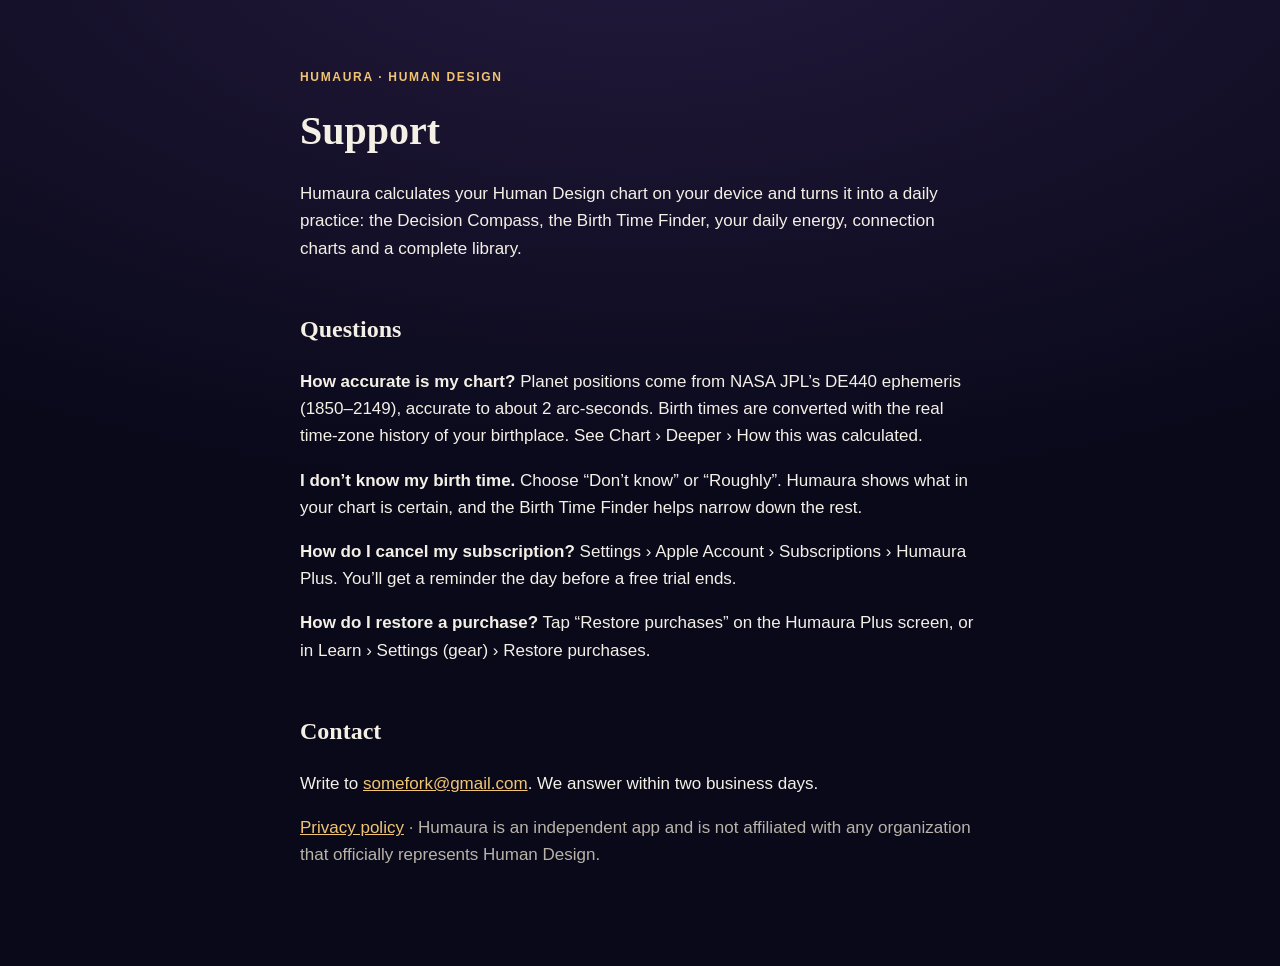
<file: index.html>
<!doctype html><html lang="en"><head><meta charset="utf-8"><meta name="viewport" content="width=device-width,initial-scale=1">
<title>Humaura — Support</title><link rel="stylesheet" href="style.css"></head><body><main>
<p class="eyebrow">Humaura · Human Design</p><h1>Support</h1>
<p>Humaura calculates your Human Design chart on your device and turns it into a daily practice: the Decision Compass, the Birth Time Finder, your daily energy, connection charts and a complete library.</p>
<h2>Questions</h2>
<p><strong>How accurate is my chart?</strong> Planet positions come from NASA JPL’s DE440 ephemeris (1850–2149), accurate to about 2 arc-seconds. Birth times are converted with the real time-zone history of your birthplace. See Chart › Deeper › How this was calculated.</p>
<p><strong>I don’t know my birth time.</strong> Choose “Don’t know” or “Roughly”. Humaura shows what in your chart is certain, and the Birth Time Finder helps narrow down the rest.</p>
<p><strong>How do I cancel my subscription?</strong> Settings › Apple Account › Subscriptions › Humaura Plus. You’ll get a reminder the day before a free trial ends.</p>
<p><strong>How do I restore a purchase?</strong> Tap “Restore purchases” on the Humaura Plus screen, or in Learn › Settings (gear) › Restore purchases.</p>
<h2>Contact</h2><p>Write to <a href="mailto:somefork@gmail.com">somefork@gmail.com</a>. We answer within two business days.</p>
<p class="muted"><a href="privacy.html">Privacy policy</a> · Humaura is an independent app and is not affiliated with any organization that officially represents Human Design.</p>
</main></body></html>
</file>
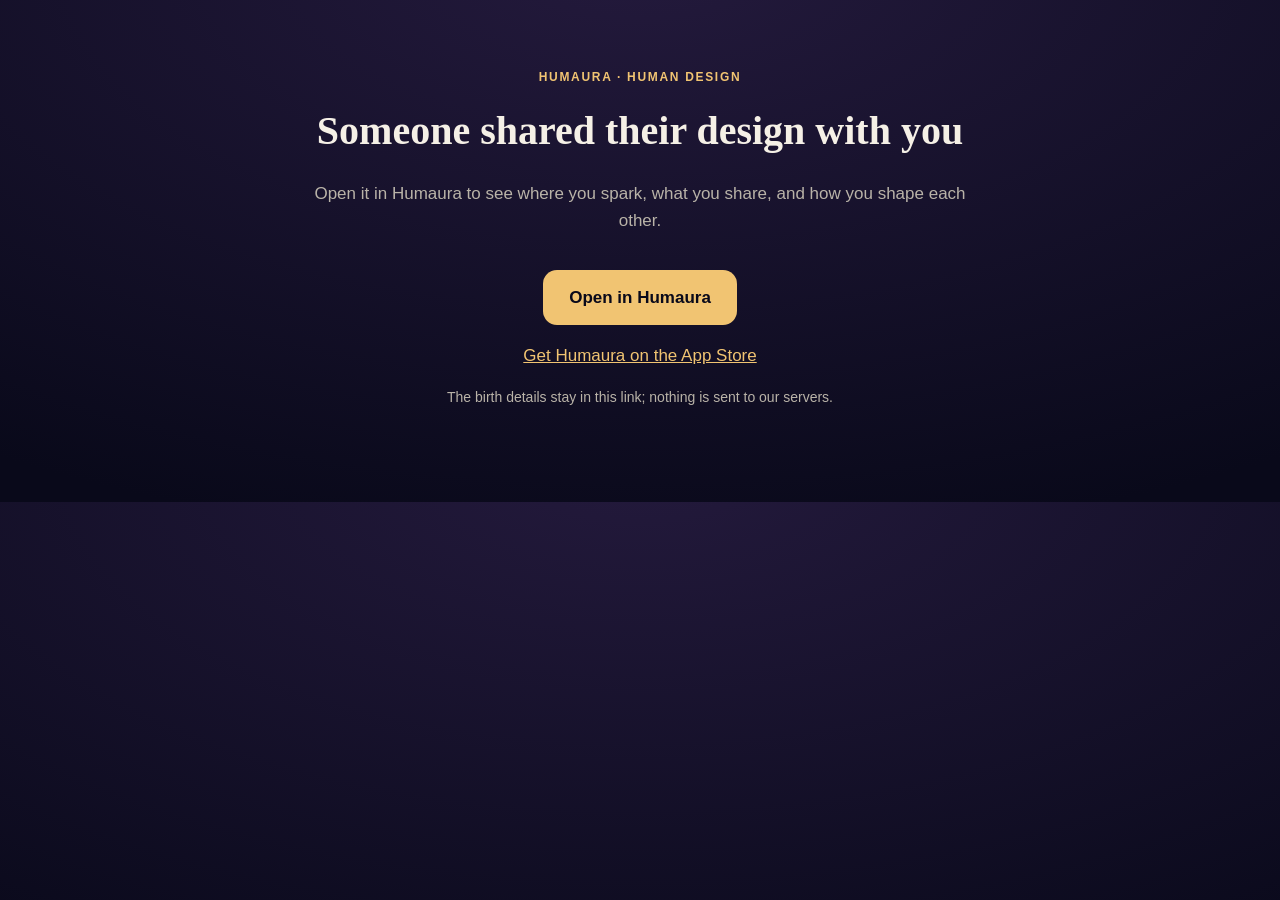
<file: add.html>
<!doctype html><html lang="en"><head><meta charset="utf-8"><meta name="viewport" content="width=device-width,initial-scale=1">
<title>Compare your design — Humaura</title><link rel="stylesheet" href="style.css"></head><body><main style="text-align:center">
<p class="eyebrow">Humaura · Human Design</p>
<h1 id="t">Someone shared their design with you</h1>
<p class="muted">Open it in Humaura to see where you spark, what you share, and how you shape each other.</p>
<p><a id="open" href="#" style="display:inline-block;margin-top:18px;padding:14px 26px;border-radius:14px;background:#f1c472;color:#09091a;text-decoration:none;font-weight:600">Open in Humaura</a></p>
<p><a id="store" href="https://apps.apple.com/app/apple-store/id6816444627?pt=119063627&ct=share&mt=8">Get Humaura on the App Store</a></p>
<p class="muted" style="font-size:14px">The birth details stay in this link; nothing is sent to our servers.</p>
<script>
  // Data rides in the fragment (after #), which browsers never send to the server.
  var q = location.hash.slice(1), p = new URLSearchParams(q), n = p.get('n');
  if (n) document.getElementById('t').textContent = n + ' shared their design with you';
  var app = 'humaura://person?' + q;
  document.getElementById('open').href = app;
  if (q) setTimeout(function () { location.href = app; }, 300);
</script>
</main></body></html>
</file>
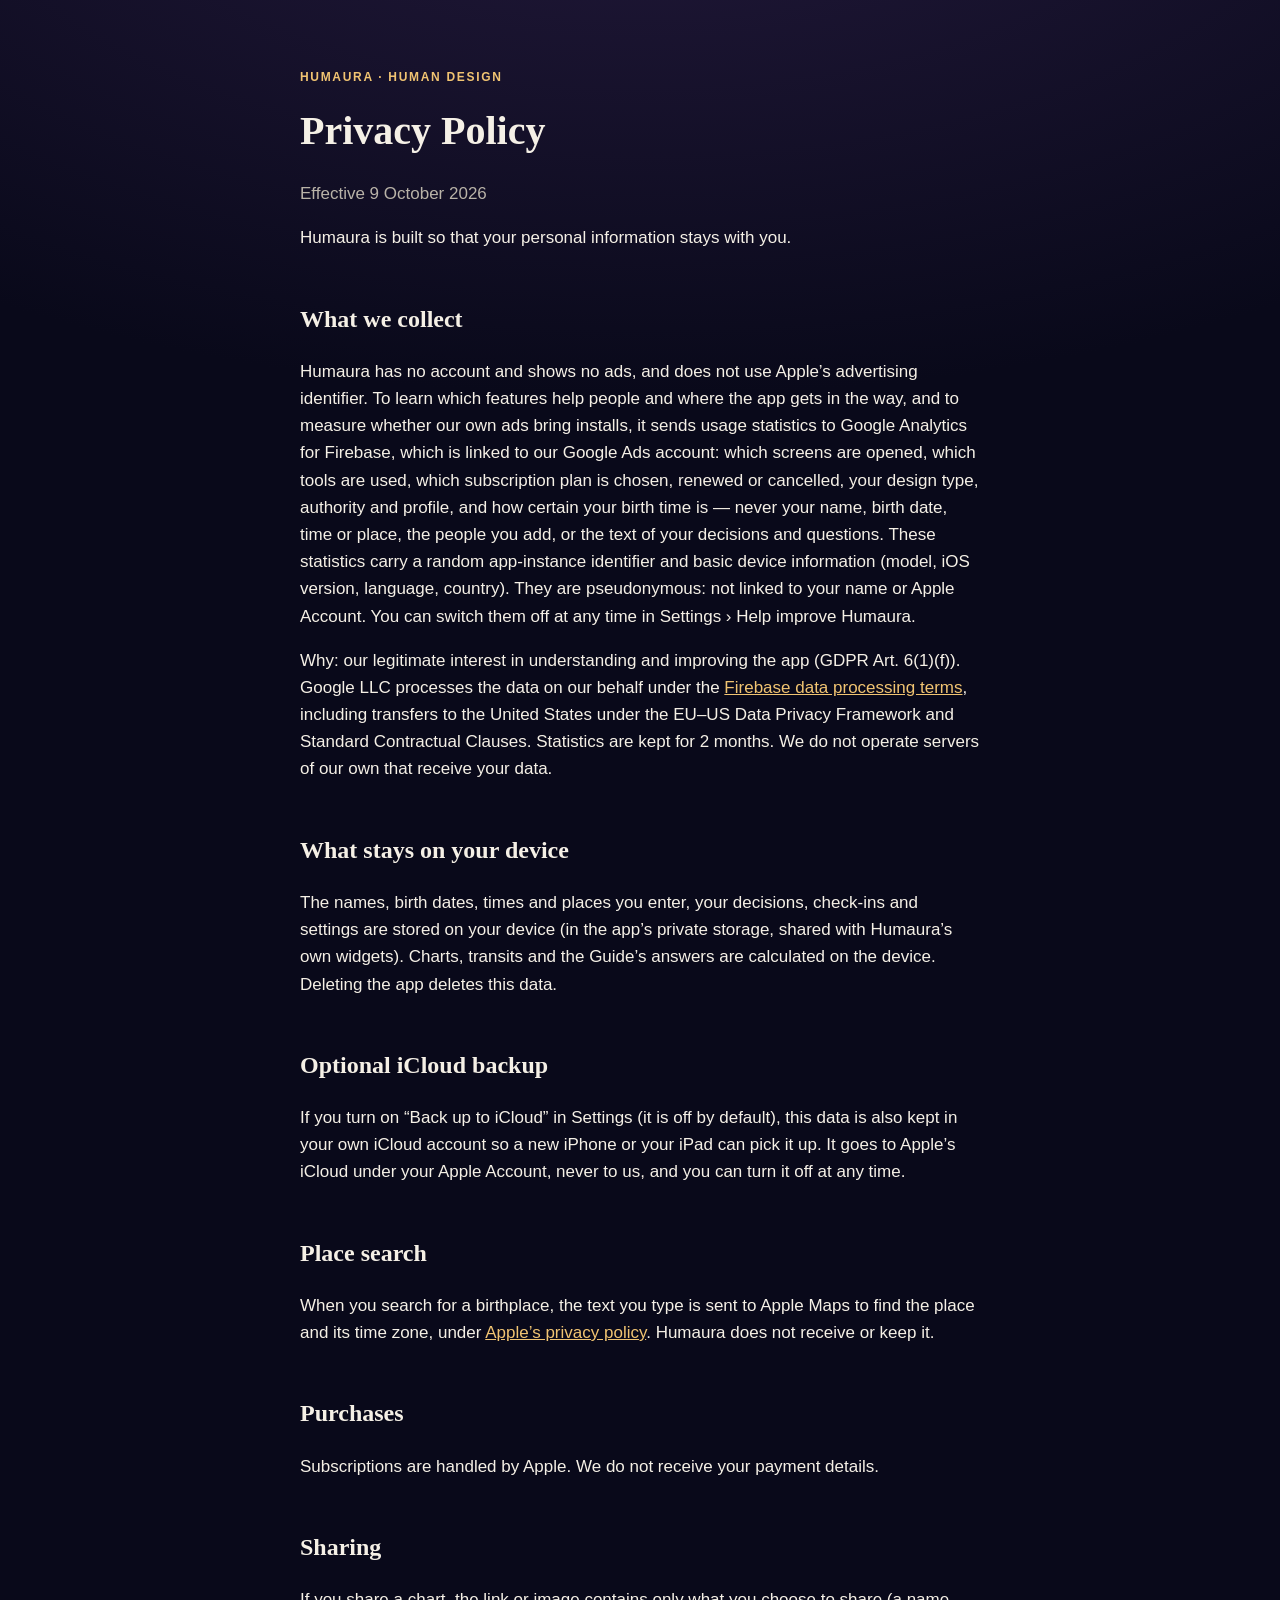
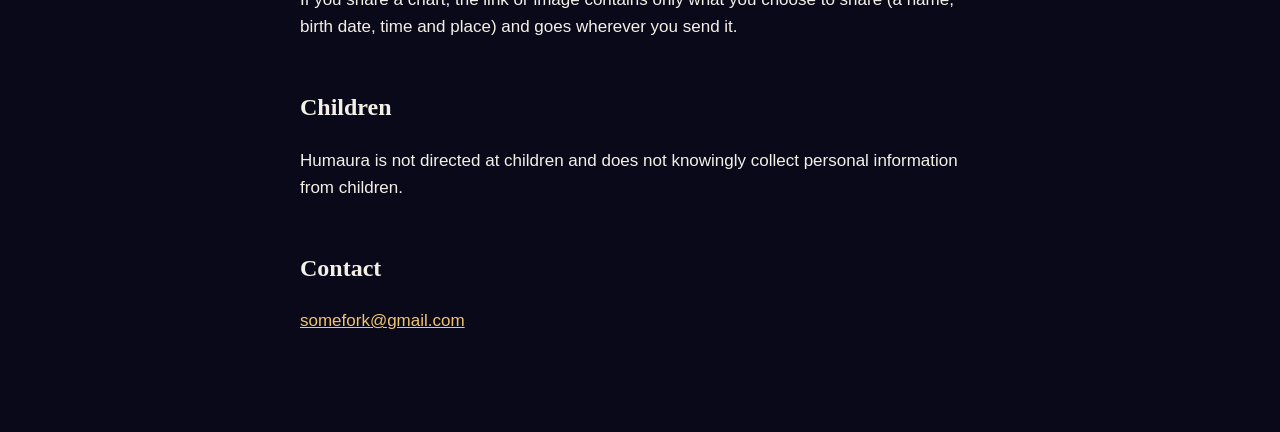
<file: privacy.html>
<!doctype html><html lang="en"><head><meta charset="utf-8"><meta name="viewport" content="width=device-width,initial-scale=1">
<title>Humaura — Privacy Policy</title><link rel="stylesheet" href="style.css"></head><body><main>
<p class="eyebrow">Humaura · Human Design</p><h1>Privacy Policy</h1><p class="muted">Effective 9 October 2026</p>
<p>Humaura is built so that your personal information stays with you.</p>
<h2>What we collect</h2><p>Humaura has no account and shows no ads, and does not use Apple’s advertising identifier. To learn which features help people and where the app gets in the way, and to measure whether our own ads bring installs, it sends usage statistics to Google Analytics for Firebase, which is linked to our Google Ads account: which screens are opened, which tools are used, which subscription plan is chosen, renewed or cancelled, your design type, authority and profile, and how certain your birth time is — never your name, birth date, time or place, the people you add, or the text of your decisions and questions. These statistics carry a random app-instance identifier and basic device information (model, iOS version, language, country). They are pseudonymous: not linked to your name or Apple Account. You can switch them off at any time in Settings › Help improve Humaura.</p><p>Why: our legitimate interest in understanding and improving the app (GDPR Art. 6(1)(f)). Google LLC processes the data on our behalf under the <a href="https://firebase.google.com/support/privacy">Firebase data processing terms</a>, including transfers to the United States under the EU–US Data Privacy Framework and Standard Contractual Clauses. Statistics are kept for 2 months. We do not operate servers of our own that receive your data.</p><h2>What stays on your device</h2><p>The names, birth dates, times and places you enter, your decisions, check-ins and settings are stored on your device (in the app’s private storage, shared with Humaura’s own widgets). Charts, transits and the Guide’s answers are calculated on the device. Deleting the app deletes this data.</p>
<h2>Optional iCloud backup</h2><p>If you turn on “Back up to iCloud” in Settings (it is off by default), this data is also kept in your own iCloud account so a new iPhone or your iPad can pick it up. It goes to Apple’s iCloud under your Apple Account, never to us, and you can turn it off at any time.</p>
<h2>Place search</h2><p>When you search for a birthplace, the text you type is sent to Apple Maps to find the place and its time zone, under <a href="https://www.apple.com/legal/privacy/">Apple’s privacy policy</a>. Humaura does not receive or keep it.</p>
<h2>Purchases</h2><p>Subscriptions are handled by Apple. We do not receive your payment details.</p>
<h2>Sharing</h2><p>If you share a chart, the link or image contains only what you choose to share (a name, birth date, time and place) and goes wherever you send it.</p>
<h2>Children</h2><p>Humaura is not directed at children and does not knowingly collect personal information from children.</p>
<h2>Contact</h2><p><a href="mailto:somefork@gmail.com">somefork@gmail.com</a></p>
</main></body></html>
</file>
<file: style.css>
:root{--bg:#09091a;--ink:#f5f0e6;--muted:#b9b3a8;--gold:#f1c472}
*{box-sizing:border-box}body{margin:0;background:radial-gradient(1200px 600px at 50% -10%,#241a3d,var(--bg));color:var(--ink);font:17px/1.6 -apple-system,BlinkMacSystemFont,"Helvetica Neue",sans-serif}
main{max-width:720px;margin:0 auto;padding:56px 20px 80px}h1,h2{font-family:"New York",Georgia,serif;font-weight:600}h1{font-size:40px;margin:.2em 0}h2{font-size:24px;margin-top:2em}
a{color:var(--gold)}.eyebrow{color:var(--gold);letter-spacing:.14em;text-transform:uppercase;font-size:12px;font-weight:600}.muted{color:var(--muted)}
</file>
